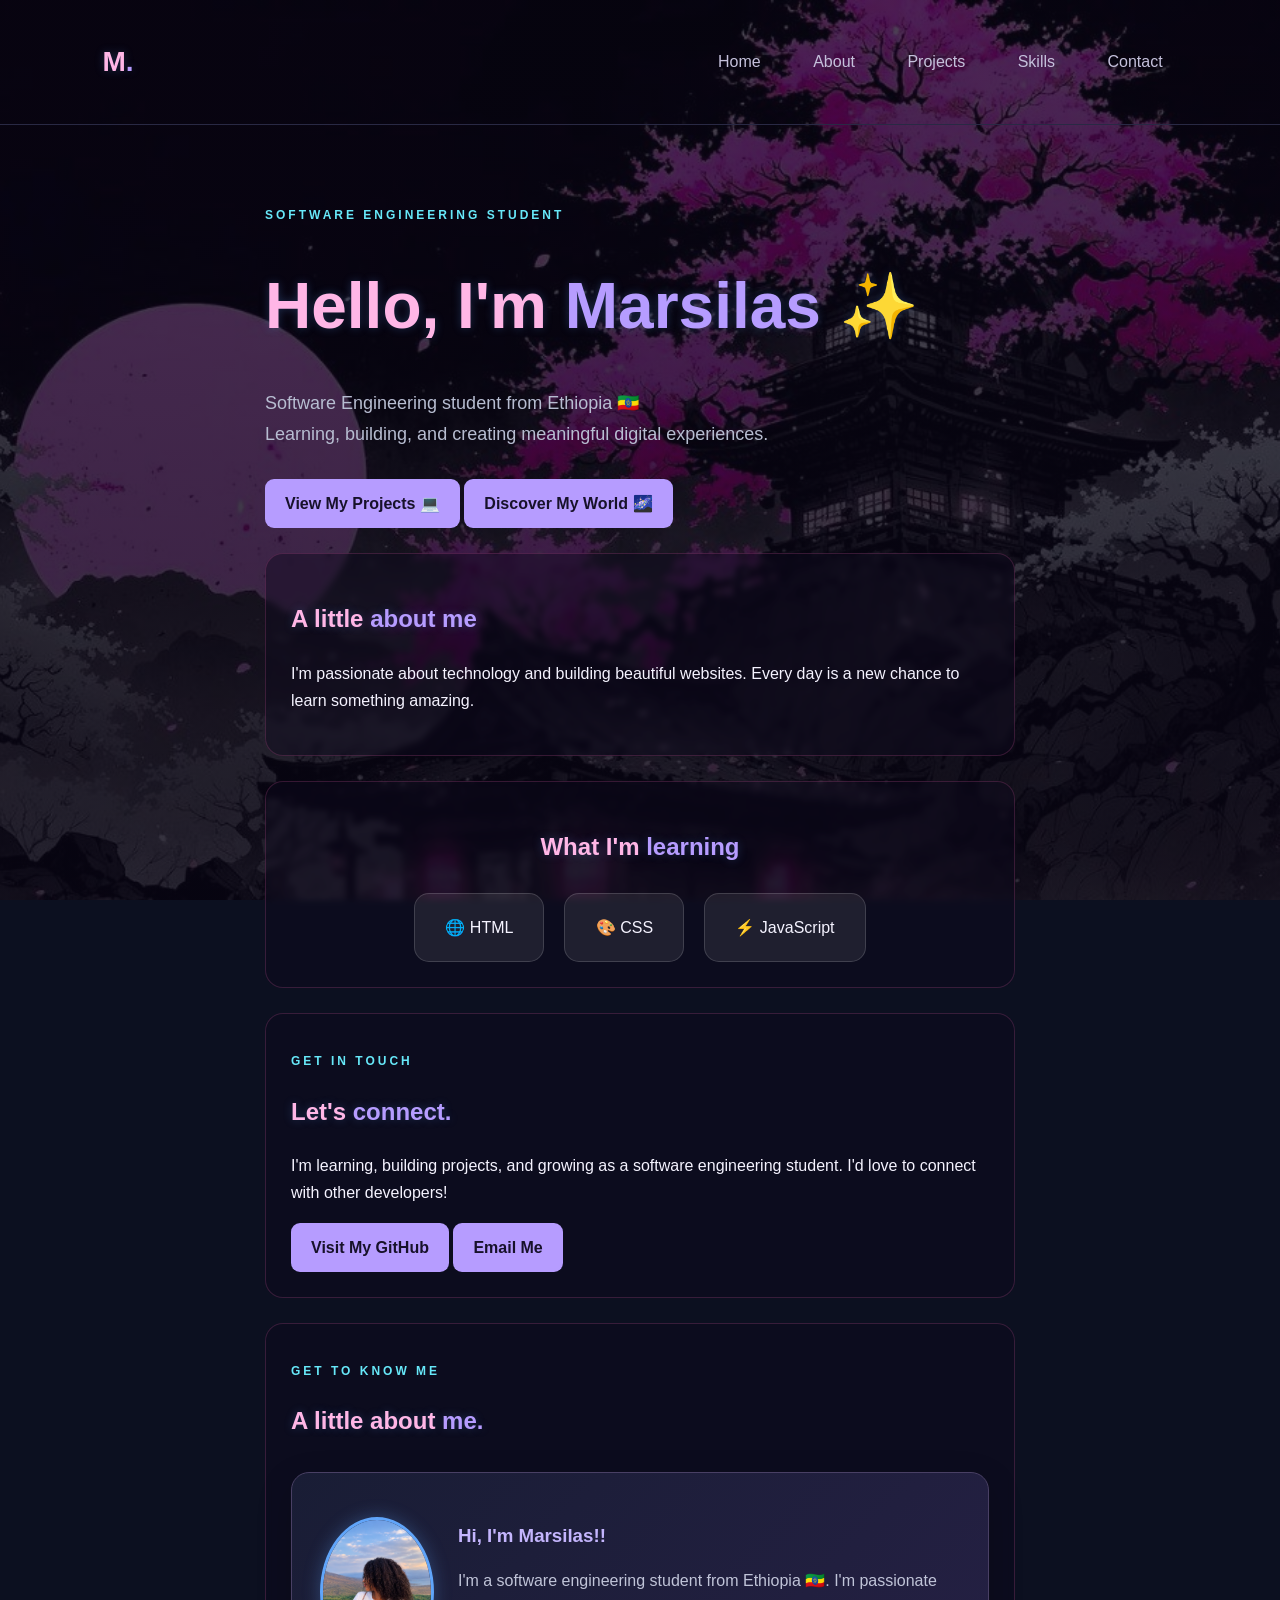
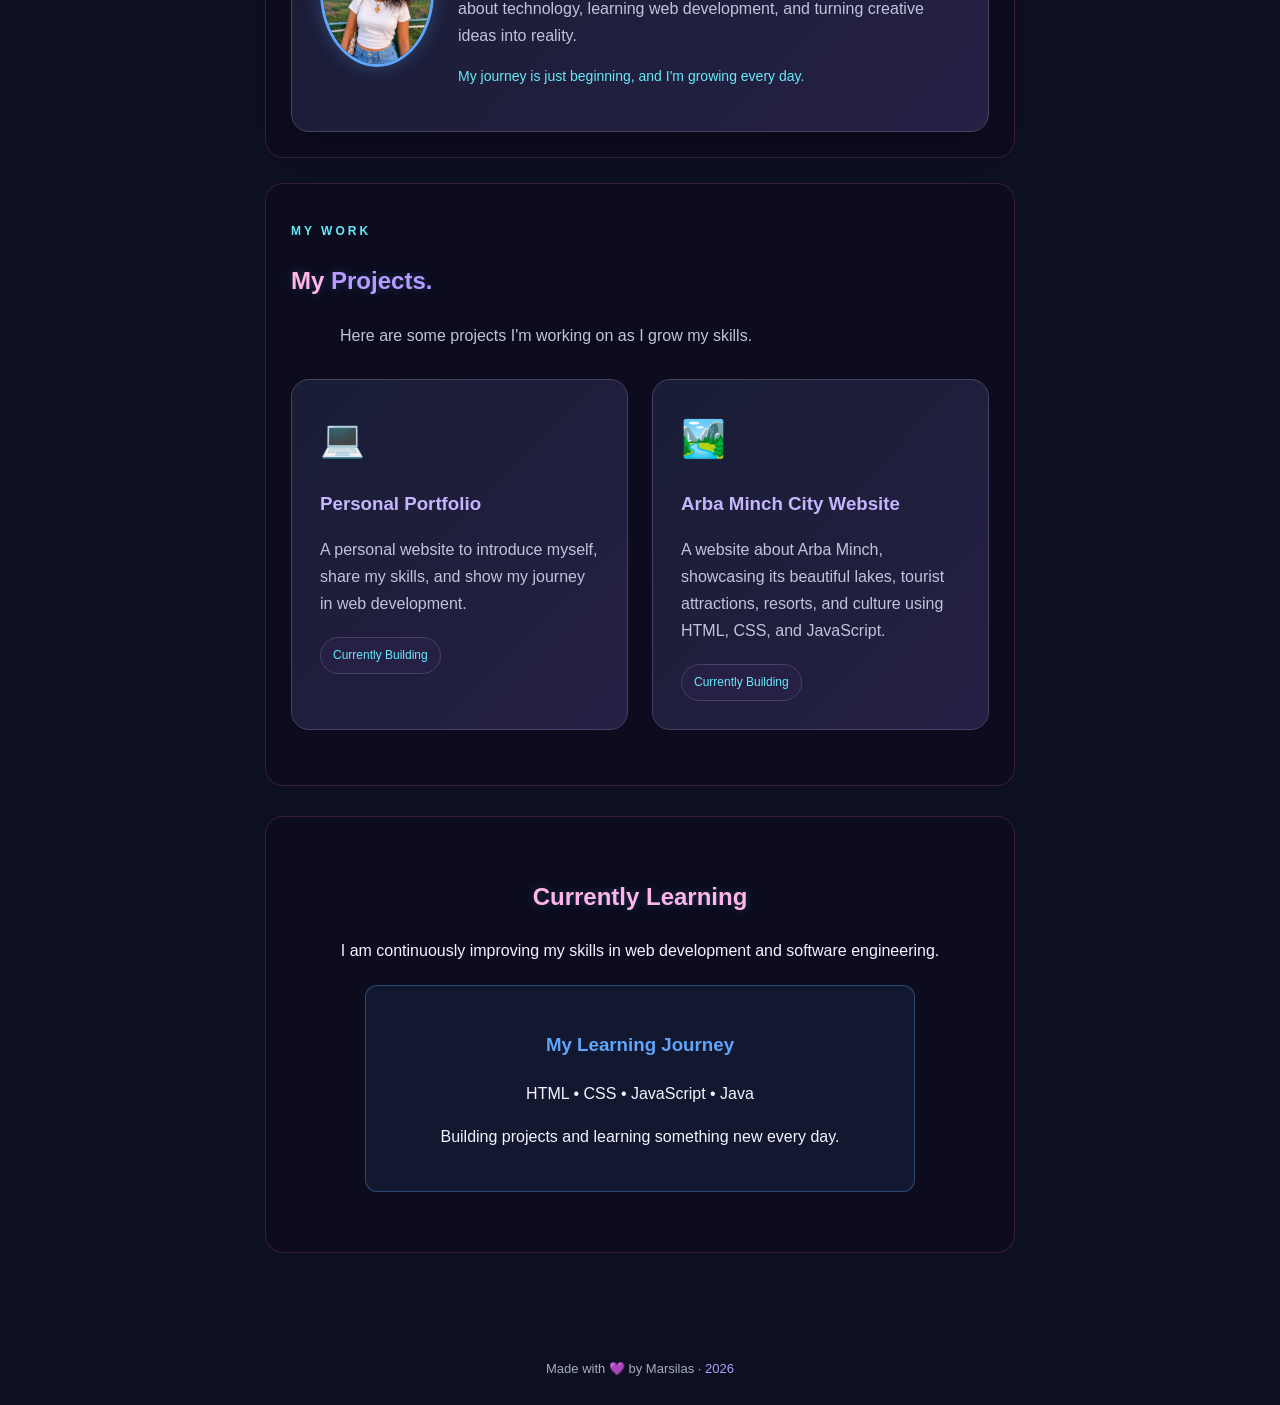
<file: index.html>
<!DOCTYPE html>
<html lang="en">
<head>
  <meta charset="UTF-8">
  <meta name="viewport" content="width=device-width, initial-scale=1.0">
  <title>My Portfolio</title>
  <link rel="stylesheet" href="style.css">
  <script src="script.js" defer></script>
</head>
  
<body>
<nav>
    <h2>M<span>.</span></h2>
    <div>
        <a href="index.html">Home</a>
        <a href="about.html">About</a>
        <a href="projects.html">Projects</a>
        <a href="skills.html">Skills</a>
        <a href="contact.html">Contact</a>
    </div>
</nav>
  <main>
    <p class="tag">SOFTWARE ENGINEERING STUDENT</p>
    <h1>Hello, I'm <span>Marsilas </span> </span> ✨</h1>
   
   <p class="intro">
    Software Engineering student from Ethiopia 🇪🇹
    <br>
    Learning, building, and creating meaningful digital experiences.
</p>

<a class="button" href="projects.html">View My Projects 💻</a>
<a class="button" href="#about">Discover My World 🌌</a>
    <section id="about">
      <h2>A little <span>about me</span></h2>
      <p>I'm passionate about technology and building beautiful websites. Every day is a new chance to learn something amazing.</p>
    </section>

    <section id="skills">
      <h2>What I'm <span>learning</span></h2>
      <div class="skills">
        <div>🌐 HTML</div>
        <div>🎨 CSS</div>
        <div>⚡️ JavaScript</div>
      </div>
    </section>

   
<section id="contact">
    <p class="tag">GET IN TOUCH</p>
    <h2>Let's <span>connect.</span></h2>
    <p>
        I'm learning, building projects, and growing as a software
        engineering student. I'd love to connect with other developers!
    </p>

    <div class="contact-buttons">
        <a class="button"
           href="https://github.com/marsilasendelibu622-oss"
           target="_blank"
           rel="noopener noreferrer">
            Visit My GitHub
        </a>

        <a class="button"
          <a href="mailto:marsilasendelibu622@email.com">Email Me</a>
        </a>
    </div>
</section>

    <section class="section" id="about">
  <p class="tag">GET TO KNOW ME</p>
  <h2>A little about <span>me.</span></h2>

  <div class="about-card">
   <img src="me.png" alt="Marsilas's profile photo" class="profile-photo">
    <div>
      <h3>Hi, I'm Marsilas!!</h3>
      <p>
        I'm a software engineering student from Ethiopia 🇪🇹.
        I'm passionate about technology, learning web development,
        and turning creative ideas into reality.
      </p>
      <p class="about-note">
        My journey is just beginning, and I'm growing every day.
      </p>
    </div>
  </div>
</section>
<section class="section" id="projects"> 
  <p class="tag">MY WORK</p>
  <h2>My <span>Projects.</span></h2>
  <p class="section-description">
    Here are some projects I'm working on as I grow my skills.
  </p>

  <div class="projects-container">
    <div class="project-card">
      <div class="project-icon">💻</div>
      <h3>Personal Portfolio</h3>
      <p>
        A personal website to introduce myself,
        share my skills, and show my journey in web development.
      </p>
      <span class="project-status">Currently Building</span>
    </div>

    
<div class="project-card">
  <div class="project-icon">🏞️</div>
  <h3>Arba Minch City Website</h3>
  <p>
    A website about Arba Minch, showcasing its
    beautiful lakes, tourist attractions, resorts,
    and culture using HTML, CSS, and JavaScript.
  </p>
  <span class="project-status">Currently Building</span>
</div>
</section>
<section class="learning-section">
    <h2>Currently Learning</h2>
    <p>
        I am continuously improving my skills in web development
        and software engineering.
    </p>

    <div class="learning-card">
        <h3>My Learning Journey</h3>
        <p>HTML • CSS • JavaScript • Java</p>
        <p>Building projects and learning something new every day.</p>
    </div>
</section>

  </main>

  <footer>Made with 💜 by Marsilas · <span id="year"></span></footer>
</body>
</html>
</file>
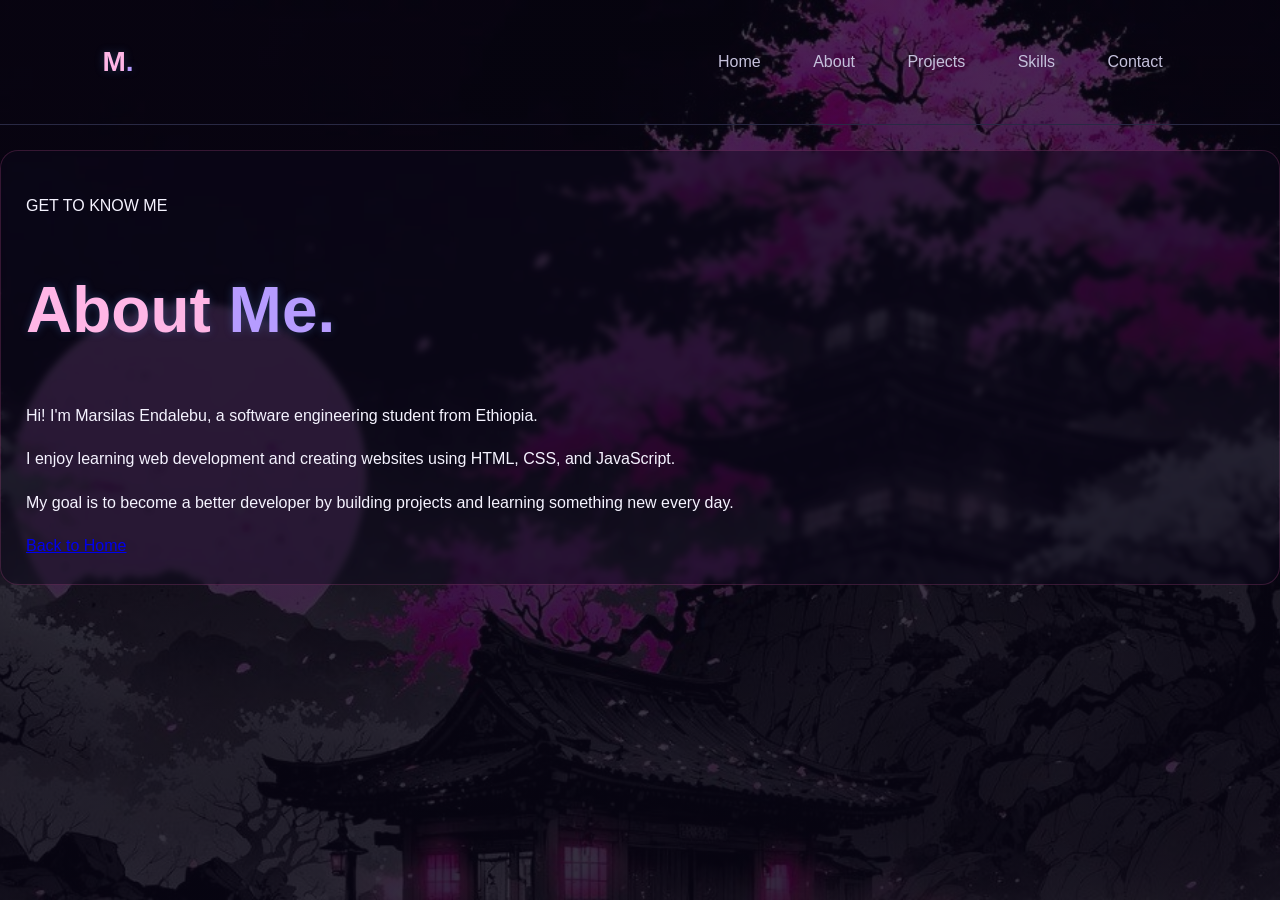
<file: about.html>
<!DOCTYPE html>
<html lang="en">
<head>
    <meta charset="UTF-8">
    <meta name="viewport" content="width=device-width, initial-scale=1.0">
    <title>About Me | Marsilas</title>
    <link rel="stylesheet" href="style.css">
</head>
<body>

    <nav>
        <h2>M<span>.</span></h2>
        <div>
            <a href="index.html">Home</a>
            <a href="about.html">About</a>
            <a href="projects.html">Projects</a>
            <a href="skills.html">Skills</a>
            <a href="contact.html">Contact</a>
        </div>
    </nav>

    <section class="about-page">
        <p>GET TO KNOW ME</p>
        <h1>About <span>Me.</span></h1>

        <p>
            Hi! I'm Marsilas Endalebu, a software engineering
            student from Ethiopia.
        </p>

        <p>
            I enjoy learning web development and creating websites
            using HTML, CSS, and JavaScript.
        </p>

        <p>
            My goal is to become a better developer by building
            projects and learning something new every day.
        </p>

        <a href="index.html">Back to Home</a>
    </section>

    <script src="script.js"></script>
</body>
</html>
</file>
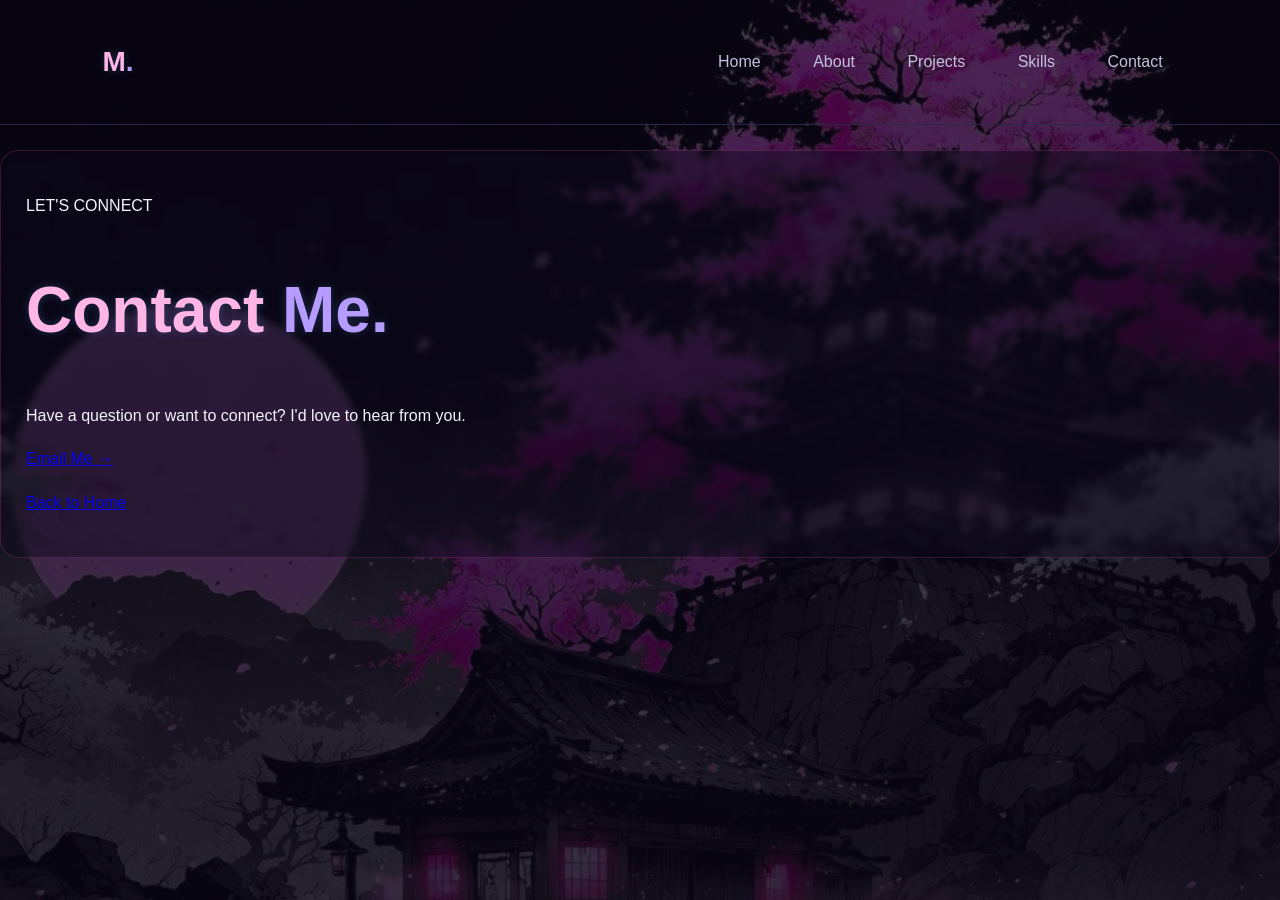
<file: contact.html>
<!DOCTYPE html>
<html lang="en">
<head>
    <meta charset="UTF-8">
    <meta name="viewport" content="width=device-width, initial-scale=1.0">
    <title>Contact Me | Marsilas</title>
    <link rel="stylesheet" href="style.css">
</head>
<body>

    <nav>
        <h2>M<span>.</span></h2>
        <div>
            <a href="index.html">Home</a>
            <a href="about.html">About</a>
            <a href="projects.html">Projects</a>
            <a href="skills.html">Skills</a>
            <a href="contact.html">Contact</a>
        </div>
    </nav>

    <section>
        <p>LET'S CONNECT</p>
        <h1>Contact <span>Me.</span></h1>

        <p>Have a question or want to connect? I'd love to hear from you.</p>

        <a href="mailto:marsilasendelibu622@email.com">
            Email Me →
        </a>

        <p>
            <a href="index.html">Back to Home</a>
        </p>
    </section>

    <script src="script.js"></script>
</body>
</html>
</file>
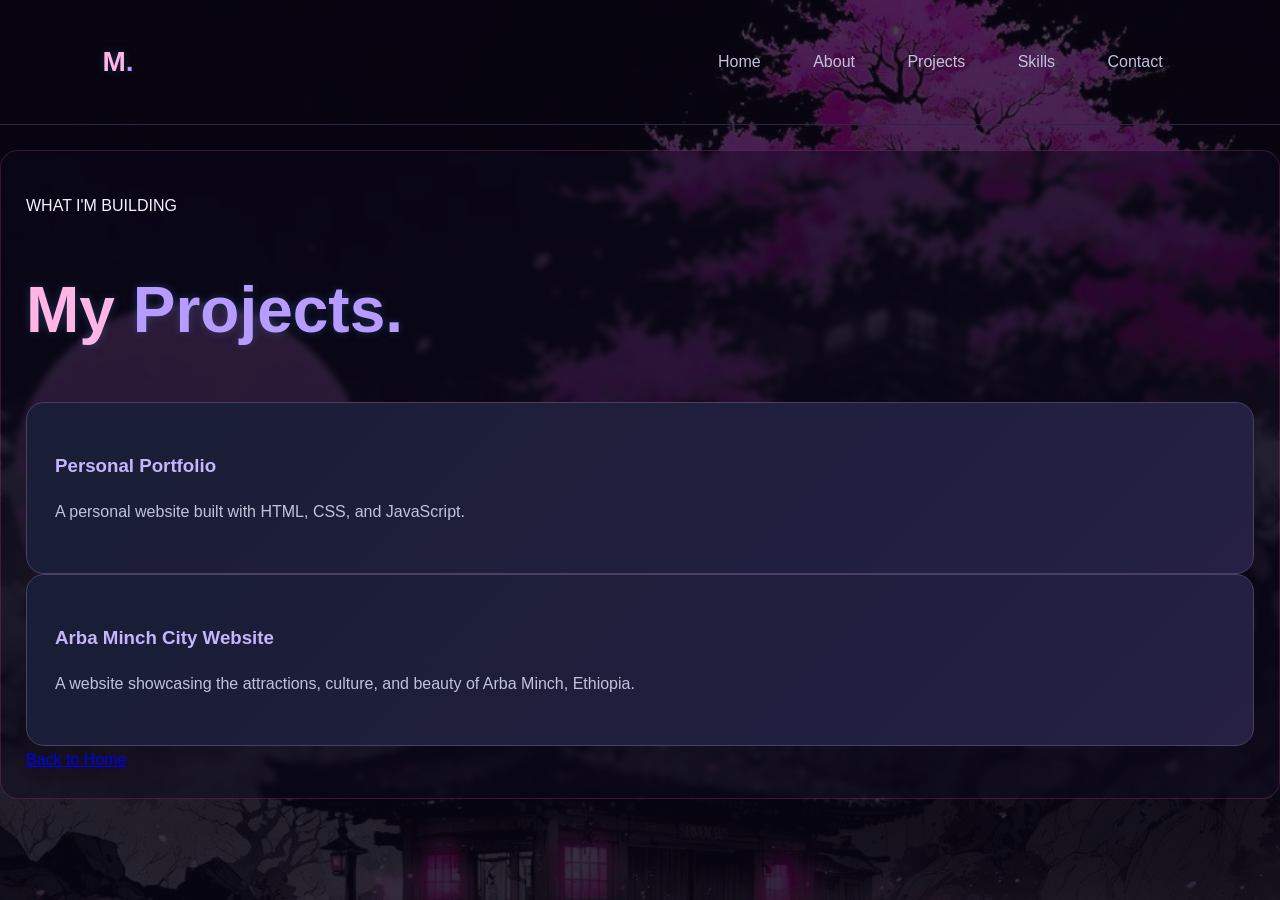
<file: projects.html>
<!DOCTYPE html>
<html lang="en">
<head>
    <meta charset="UTF-8">
    <meta name="viewport" content="width=device-width, initial-scale=1.0">
    <title>My Projects | Marsilas</title>
    <link rel="stylesheet" href="style.css">
</head>
<body>

    <nav>
        <h2>M<span>.</span></h2>
        <div>
            <a href="index.html">Home</a>
            <a href="about.html">About</a>
            <a href="projects.html">Projects</a>
            <a href="skills.html">Skills</a>
            <a href="contact.html">Contact</a>
        </div>
    </nav>

    <section>
        <p>WHAT I'M BUILDING</p>
        <h1>My <span>Projects.</span></h1>

        <div class="project-card">
            <h3>Personal Portfolio</h3>
            <p>A personal website built with HTML, CSS, and JavaScript.</p>
        </div>

        <div class="project-card">
            <h3>Arba Minch City Website</h3>
            <p>A website showcasing the attractions, culture, and beauty of Arba Minch, Ethiopia.</p>
        </div>

        <a href="index.html">Back to Home</a>
    </section>
    <script src="script.js"></script>
</body>
</html>
</file>
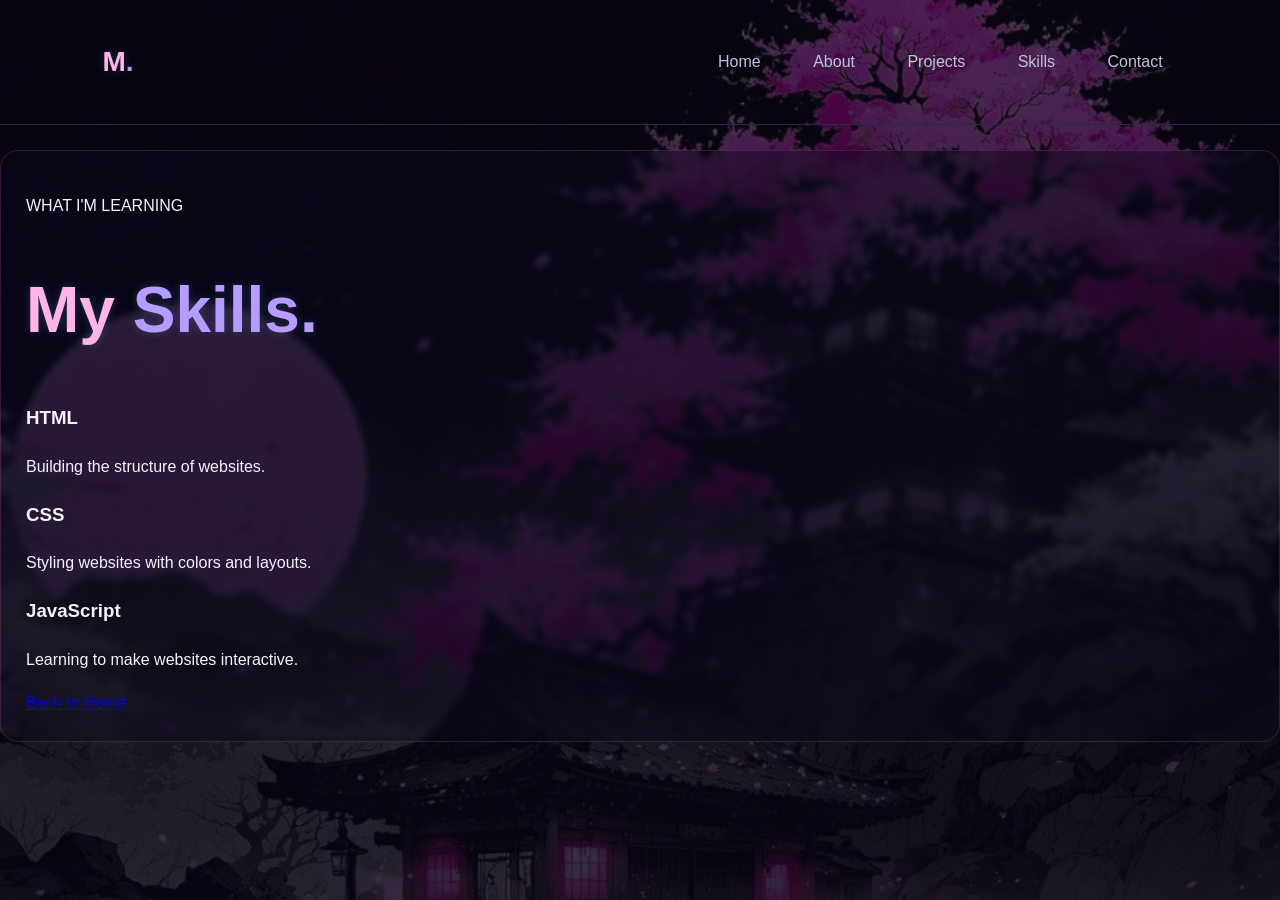
<file: skills.html>
<!DOCTYPE html>
<html lang="en">
<head>
    <meta charset="UTF-8">
    <meta name="viewport" content="width=device-width, initial-scale=1.0">
    <title>My Skills | Marsilas</title>
    <link rel="stylesheet" href="style.css">
</head>
<body>

    <nav>
        <h2>M<span>.</span></h2>
        <div>
            <a href="index.html">Home</a>
            <a href="about.html">About</a>
            <a href="projects.html">Projects</a>
            <a href="skills.html">Skills</a>
            <a href="contact.html">Contact</a>
        </div>
    </nav>

    <section>
        <p>WHAT I'M LEARNING</p>
        <h1>My <span>Skills.</span></h1>

        <div class="skills-container">
            <div class="skill-card">
                <h3>HTML</h3>
                <p>Building the structure of websites.</p>
            </div>

            <div class="skill-card">
                <h3>CSS</h3>
                <p>Styling websites with colors and layouts.</p>
            </div>

            <div class="skill-card">
                <h3>JavaScript</h3>
                <p>Learning to make websites interactive.</p>
            </div>
        </div>

        <a href="index.html">Back to Home</a>
    </section>

    <script src="script.js"></script>
</body>
</html>
</file>
<file: style.css>
* { box-sizing: border-box; }

body {
  margin: 0;
  font-family: Arial, sans-serif;
  background-color: #0c1020;
  background-image:
    linear-gradient(rgba(8, 5, 20, 0.72), rgba(8, 5, 20, 0.82)),
    url("ii.jpg");
  background-size: cover;
  background-position: center;
  background-attachment: fixed;
  background-repeat: no-repeat;
  color: #f5f3ff;
  line-height: 1.7;
} 
nav {
  display: flex;
  justify-content: space-between;
  align-items: center;
  padding: 15px 8%;
  border-bottom: 1px solid #292944;
}

nav h2 { font-size: 28px; }
nav a { color: #c5c1dc; margin-left: 18px; text-decoration: none; }

span { color: #b69cff; }

main {
  max-width: 800px;
  margin: 80px auto;
  padding: 0 25px;
}

.tag {
  color: #67e8f9;
  letter-spacing: 3px;
  font-size: 12px;
  font-weight: bold;
}

h1 { font-size: clamp(38px, 7vw, 64px); line-height: 1.2; }

.intro { color: #b7bdd1; font-size: 18px; margin-bottom: 30px; }

.button {
  display: inline-block;
  background: #b69cff;
  color: #17112a;
  padding: 11px 20px;
  border-radius: 9px;
  text-decoration: none;
  font-weight: bold;
}

section {
  margin-top: 75px;
  padding: 25px;
  background: #151a30;
  border: 1px solid #292944;
  border-radius: 16px;
}

.skills { display: flex; flex-wrap: wrap; gap: 12px; }

.skills div {
  background: #25223f;
  padding: 12px 18px;
  border-radius: 10px;
}

footer {
  text-align: center;
  padding: 25px;
  color: #a6abc0;
  font-size: 13px;
}

a:hover { opacity: 0.8; }

@media (max-width: 480px) {
  nav { padding: 12px 5%; }
  nav a { margin-left: 8px; }
  main { margin-top: 55px; }
}
.about-card {
  display: flex;
  align-items: center;
  gap: 24px;
  max-width: 720px;
  margin: 30px auto 0;
  padding: 28px;
  text-align: left;
  background: linear-gradient(135deg, #191d35, #252044);
  border: 1px solid #494064;
  border-radius: 18px;
  box-shadow: 0 12px 35px #0003;
}

.profile-icon {
  min-width: 90px;
  height: 90px;
  display: grid;
  place-items: center;
  background: #352a54;
  border-radius: 50%;
  font-size: 42px;
}

.about-card h3 {
  margin-bottom: 10px;
  color: #c4b5fd;
}

.about-card p {
  color: #c0c4d8;
}

.about-card .about-note {
  margin-top: 12px;
  color: #67e8f9;
  font-size: 14px;
}

@media (max-width: 500px) {
  .about-card {
    flex-direction: column;
    text-align: center;
    padding: 22px;
  }
}
/* Day 3: Projects Section */

.section-description {
  color: #c0c4d8;
  max-width: 600px;
  margin: 15px auto 30px;
  line-height: 1.7;
}

.projects-container {
  display: grid;
  grid-template-columns: repeat(2, minmax(0, 1fr));
  gap: 24px;
  max-width: 900px;
  margin: 30px auto;
}

.project-card {
  background: linear-gradient(135deg, #191d35, #252044);
  border: 1px solid #494064;
  border-radius: 18px;
  padding: 28px;
  text-align: left;
  transition: transform 0.3s ease, border-color 0.3s ease;
}

.project-card:hover {
  transform: translateY(-5px);
  border-color: #a78bfa;
}

.project-icon {
  font-size: 36px;
  margin-bottom: 18px;
}

.project-card h3 {
  color: #c4b5fd;
  margin-bottom: 12px;
}

.project-card p {
  color: #c0c4d8;
  line-height: 1.7;
  margin-bottom: 20px;
}

.project-status {
  display: inline-block;
  color: #67e8f9;
  background: #252044;
  border: 1px solid #494064;
  border-radius: 20px;
  padding: 7px 12px;
  font-size: 12px;
}
@media (max-width: 600px) {
  .projects-container {
    grid-template-columns: 1fr;
  }
}
#skills {
    text-align: center;
}

#skills h2 {
    margin-bottom: 25px;
}

.skills {
    display: flex;
    justify-content: center;
    flex-wrap: wrap;
    gap: 20px;
    margin-top: 25px;
}

.skills div {
    background: rgba(255, 255, 255, 0.08);
    border: 1px solid rgba(255, 255, 255, 0.15);
    border-radius: 15px;
    padding: 20px 30px;
    min-width: 120px;
    transition: transform 0.3s ease, background 0.3s ease;
}

.skills div:hover {
    transform: translateY(-5px);
    background: rgba(150, 100, 255, 0.2);
}
/* Day 5: Pink Moon Theme */
section {
    background: rgba(15, 10, 30, 0.45);
    border: 1px solid rgba(255, 105, 180, 0.18);
    border-radius: 18px;
    padding: 25px;
    margin: 25px auto;
    backdrop-filter: blur(3px);
}

h1, h2 {
    color: #ffb6e6;
    text-shadow: 0 0 12px rgba(255, 105, 180, 0.35);
}

/* Day 7: Mobile-friendly design */
@media (max-width: 768px) {
    nav {
        flex-wrap: wrap;
        gap: 10px;
    }

    section {
        padding: 40px 15px;
    }

    h1 {
        font-size: 2rem;
    }

    .project-container,
    .skills-container {
        grid-template-columns: 1fr;
    }
}

/* Smooth scrolling */
html {
    scroll-behavior: smooth;
}

/* Smooth animation for all pages */
body {
    animation: pageFade 1s ease-in-out;
}

/* Page fade-in effect */
@keyframes pageFade {
    from {
        opacity: 0;
        transform: translateY(10px);
    }
    to {
        opacity: 1;
        transform: translateY(0);
    }
}
/* Navigation link animation */
nav a {
    display: inline-block;
    text-decoration: none;
    padding: 10px 15px;
    border-radius: 20px;
    transition: all 0.3s ease;
}
nav a:hover {
    color: #60a5fa;
    background: rgba(96, 165, 250, 0.15);
    transform: translateY(-3px);
    box-shadow: 0 4px 12px rgba(96, 165, 250, 0.2);
}

/* Smooth button animation */
button,
.btn {
    transition: transform 0.3s ease, box-shadow 0.3s ease;
}

button:hover,
.btn:hover {
    transform: translateY(-4px);
    box-shadow: 0 5px 15px rgba(255, 143, 207, 0.4);
}

/* Project card hover animation */
.project-card {
    transition: transform 0.3s ease, box-shadow 0.3s ease;
}

.project-card:hover {
    transform: translateY(-8px);
    box-shadow: 0 10px 25px rgba(96, 165, 250, 0.25);
}
/* Soft pink heading glow */
/* Subtle professional heading glow */
h1, h2 {
    text-shadow: 0 0 10px rgba(96, 165, 250, 0.25);
}
/* Profile photo */
.profile-photo {
    width: 150px;
    height: 150px;
    object-fit: cover;
    object-position: center;
    border-radius: 50%;
    border: 3px solid #60a5fa;
    box-shadow: 0 0 18px rgba(96, 165, 250, 0.3);
    display: block;
    margin: 0 auto 20px;
}/* Mobile-friendly portfolio */
@media (max-width: 600px) {
    body {
        padding: 10px;
    }

    nav {
        display: flex;
        flex-wrap: wrap;
        justify-content: center;
        gap: 5px;
    }

    nav a {
        padding: 8px 10px;
        font-size: 14px;
    }

    .about-card {
        flex-direction: column;
        text-align: center;
    }

    .profile-photo {
        width: 120px;
        height: 120px;
    }

    .project-card {
        width: 100%;
        box-sizing: border-box;
    }
}
/* Currently Learning section */
.learning-section {
    text-align: center;
    padding: 40px 20px;
    margin: 30px auto;
}

.learning-card {
    max-width: 550px;
    margin: 20px auto;
    padding: 25px;
    border: 1px solid rgba(96, 165, 250, 0.35);
    border-radius: 12px;
    background: rgba(96, 165, 250, 0.08);
    transition: 0.3s ease;
}

.learning-card:hover {
    transform: translateY(-5px);
    box-shadow: 0 8px 20px rgba(37, 99, 235, 0.2);
}

.learning-card h3 {
    color: #60a5fa;
}
</file>
